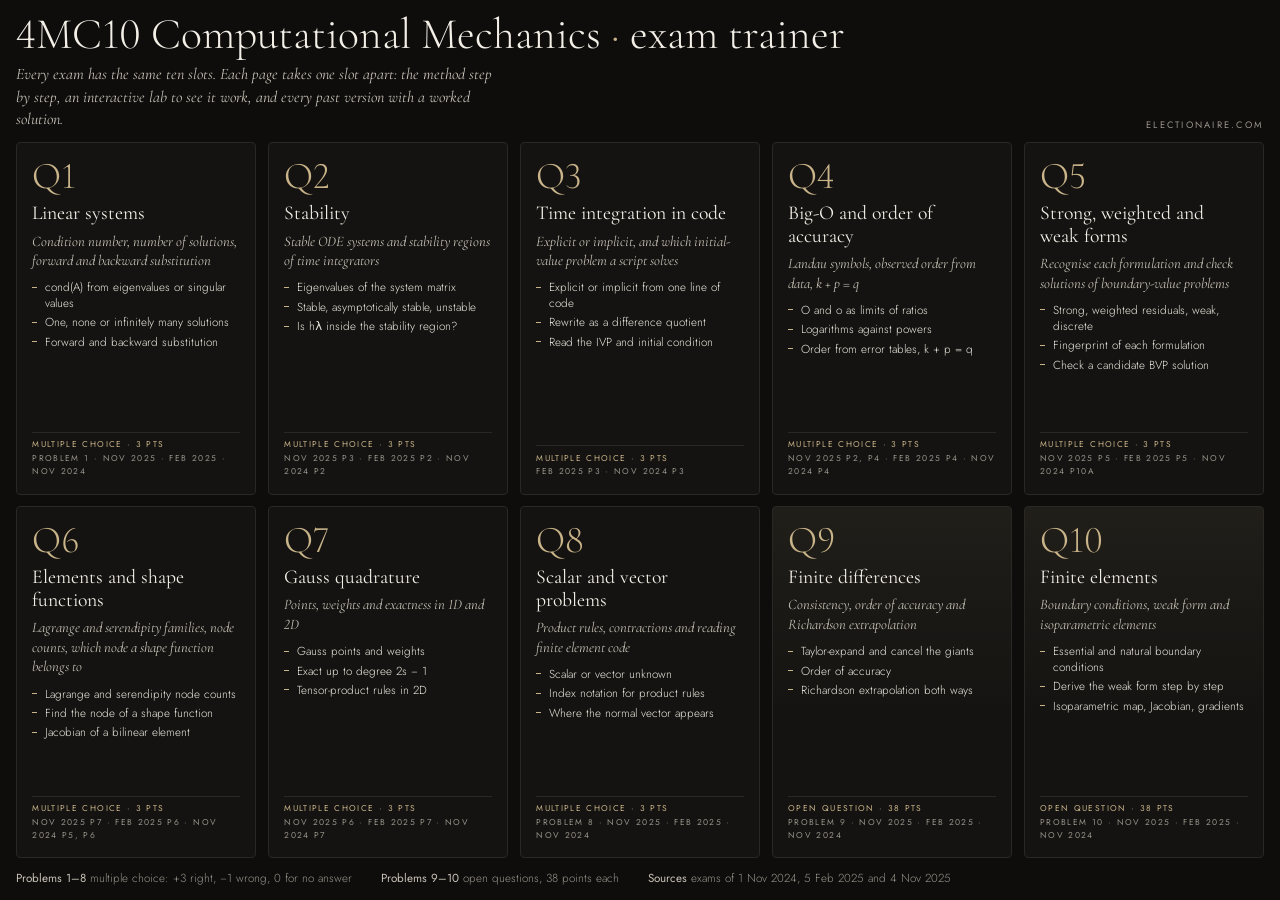
<file: mecheng/index.html>
<!doctype html>
<html lang="en">
<head>
<meta charset="utf-8">
<meta name="viewport" content="width=device-width, initial-scale=1, viewport-fit=cover">
<title>4MC10 Computational Mechanics · Exam trainer</title>
<meta name="description" content="Interactive explainers for every question of the TU/e 4MC10 Computational Mechanics exam: method, lab and worked past-exam solutions.">
<meta name="theme-color" content="#0E0D0C">
<link rel="icon" href="favicon.svg" type="image/svg+xml">
<link rel="preconnect" href="https://fonts.googleapis.com">
<link rel="preconnect" href="https://fonts.gstatic.com" crossorigin>
<link rel="stylesheet" href="https://fonts.googleapis.com/css2?family=Cormorant+Garamond:ital,wght@0,300;0,400;0,500;1,300;1,400&family=Jost:wght@300;400;500&family=JetBrains+Mono:wght@400;500&display=swap">
<link rel="stylesheet" href="assets/lab.css">
<script defer src="assets/lab.js"></script>
<style>
.menu-top { display: flex; flex-wrap: wrap; align-items: flex-end; justify-content: space-between; gap: .6rem 2rem; }
.menu-top h1 { margin: 0; font: 300 clamp(2rem, 3.6vw, 3rem)/1.05 var(--serif); color: var(--strong); }
.menu-top h1 span { color: var(--ink); }
.menu-top p { margin-top: .35rem; font: italic 400 1.1rem/1.4 var(--serif); color: var(--soft); max-width: 70ch; }
.home { font: 400 .64rem var(--sans); letter-spacing: .24em; text-transform: uppercase; white-space: nowrap; }
.qgrid { display: grid; gap: .8rem; grid-template-columns: repeat(auto-fill, minmax(15rem, 1fr)); }
.qcard {
  display: flex; flex-direction: column; gap: .45rem; padding: 1rem 1.05rem; min-width: 0;
  background: var(--card); border: 1px solid var(--line); border-radius: 4px; color: var(--fg);
  transition: border-color .25s, background .25s, transform .35s cubic-bezier(.2,.7,.2,1);
}
.qcard:hover, .qcard:focus-visible { border-color: var(--ink); background: #181714; color: var(--fg); transform: translateY(-2px); }
.qcard .n { font: 300 2.6rem/1 var(--serif); color: var(--ink); }
.qcard h2 { margin: 0; font: 400 1.35rem/1.15 var(--serif); color: var(--strong); }
.qcard p { font: italic 400 1rem/1.35 var(--serif); color: var(--soft); }
.qcard .sk { list-style: none; margin: .2rem 0 0; padding: 0; display: flex; flex-direction: column; gap: .25rem; font-size: .8rem; color: var(--fg); }
.qcard .sk li { padding-left: .9rem; position: relative; line-height: 1.35; }
.qcard .sk li::before { content: ''; position: absolute; left: 0; top: .55em; width: .35rem; height: 1px; background: var(--ink); }
.qcard .meta { margin-top: auto; padding-top: .4rem; border-top: 1px solid var(--line); font: 400 .58rem/1.6 var(--sans); letter-spacing: .16em; text-transform: uppercase; color: var(--muted); }
.qcard .kind { color: var(--ink); }
.qcard.open { background: linear-gradient(180deg, rgba(201,180,138,.07), transparent 60%), var(--card); }
.legend { display: flex; flex-wrap: wrap; gap: .4rem 2rem; font-size: .8rem; color: var(--muted); }
.legend b { color: var(--soft); font-weight: 400; }
@media (min-width: 1100px) and (min-height: 640px) {
  .page { grid-template-rows: auto minmax(0, 1fr) auto; }
  .qgrid { grid-template-columns: repeat(5, minmax(0, 1fr)); grid-template-rows: repeat(2, minmax(0, 1fr)); min-height: 0; }
  .qcard { overflow: hidden; }
}
</style>
</head>
<body>
<div class="page">
  <header class="menu-top">
    <div>
      <h1>4MC10 Computational Mechanics <span>·</span> exam trainer</h1>
      <p>Every exam has the same ten slots. Each page takes one slot apart: the method step by step, an interactive lab to see it work, and every past version with a worked solution.</p>
    </div>
    <a class="home" href="https://electionaire.com">electionaire.com</a>
  </header>
  <main class="qgrid" id="grid" aria-label="Questions"></main>
  <footer class="legend">
    <span><b>Problems 1–8</b> multiple choice: +3 right, −1 wrong, 0 for no answer</span>
    <span><b>Problems 9–10</b> open questions, 38 points each</span>
    <span><b>Sources</b> exams of 1 Nov 2024, 5 Feb 2025 and 4 Nov 2025</span>
  </footer>
</div>
<script>
document.addEventListener('DOMContentLoaded', () => {
  document.getElementById('grid').innerHTML = Lab.QS.map((q, i) => `
    <a class="qcard${i >= 8 ? ' open' : ''}" href="q${i + 1}/">
      <span class="n">Q${i + 1}</span>
      <h2>${q.title}</h2>
      <p>${q.sub}</p>
      <ul class="sk">${q.skills.map(x => `<li>${x}</li>`).join('')}</ul>
      <span class="meta"><span class="kind">${q.kind}</span><br>${q.covers}</span>
    </a>`).join('');
});
</script>
</body>
</html>
</file>
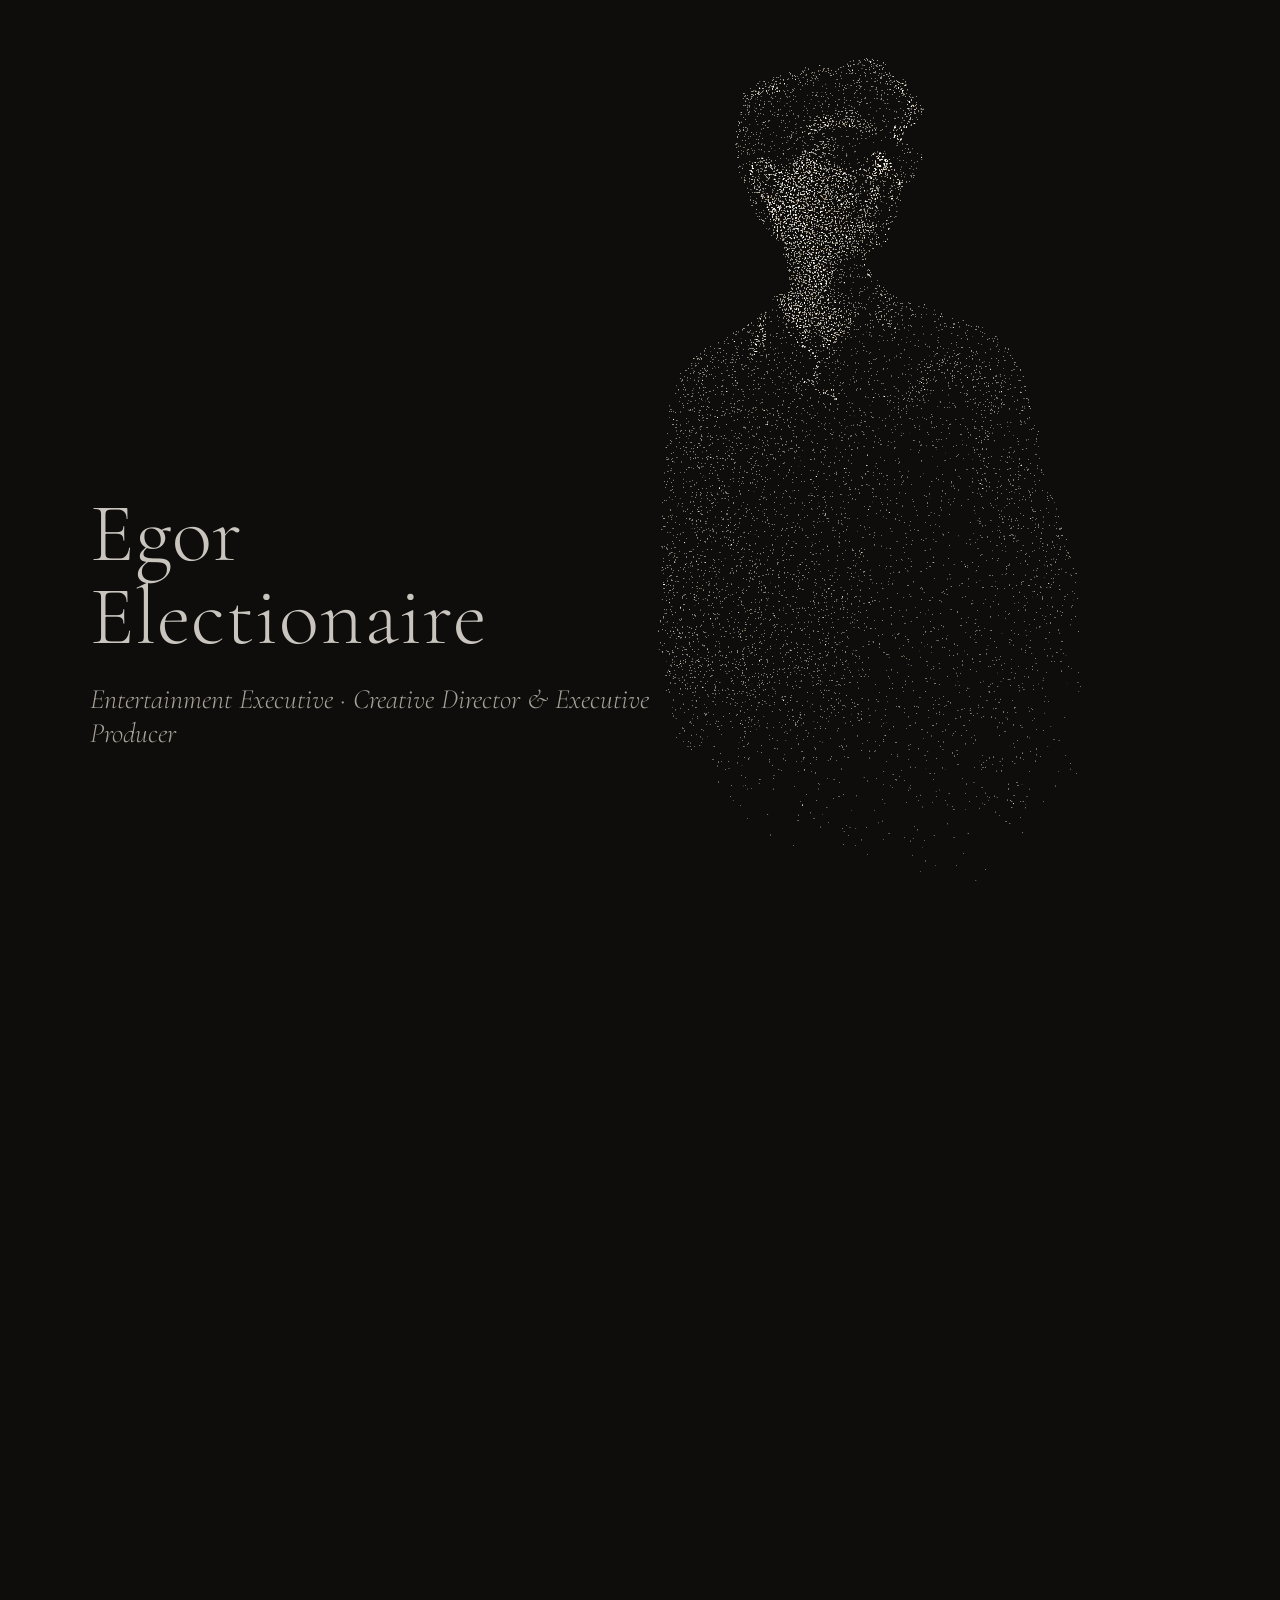
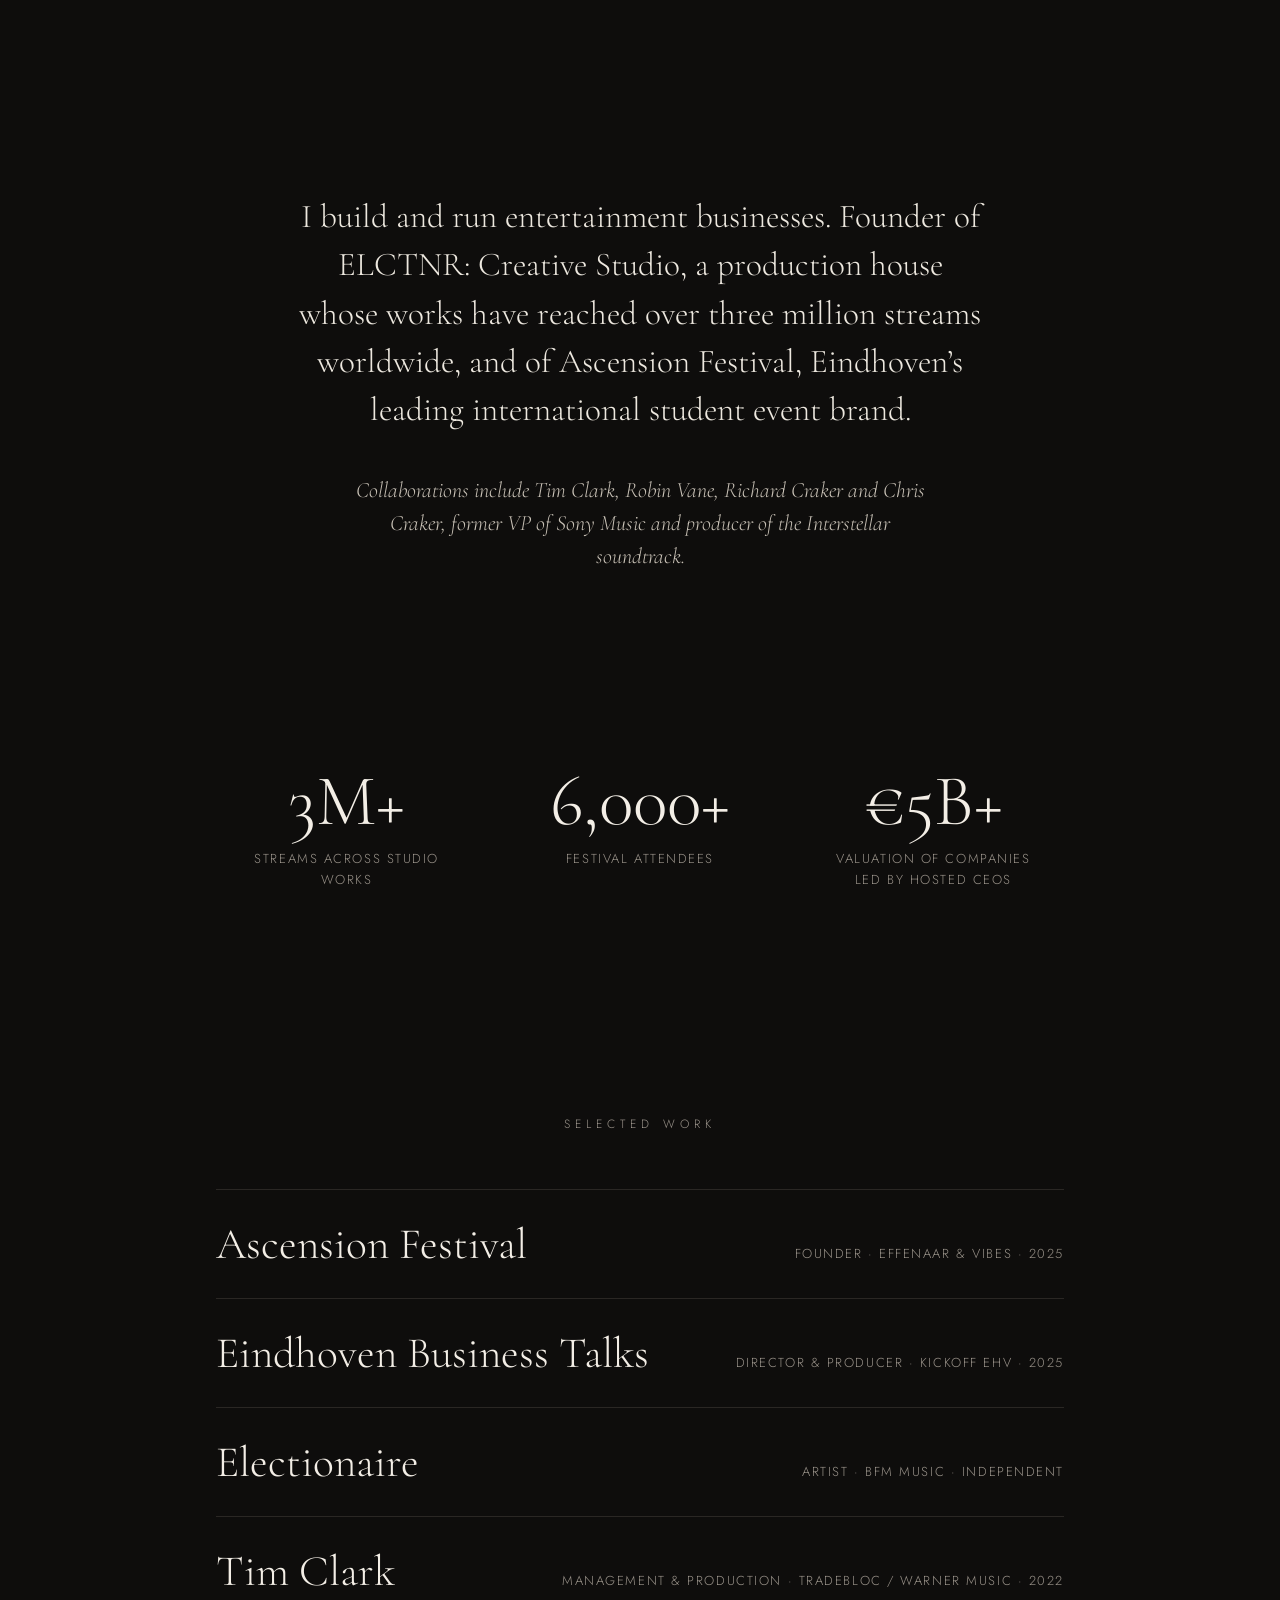
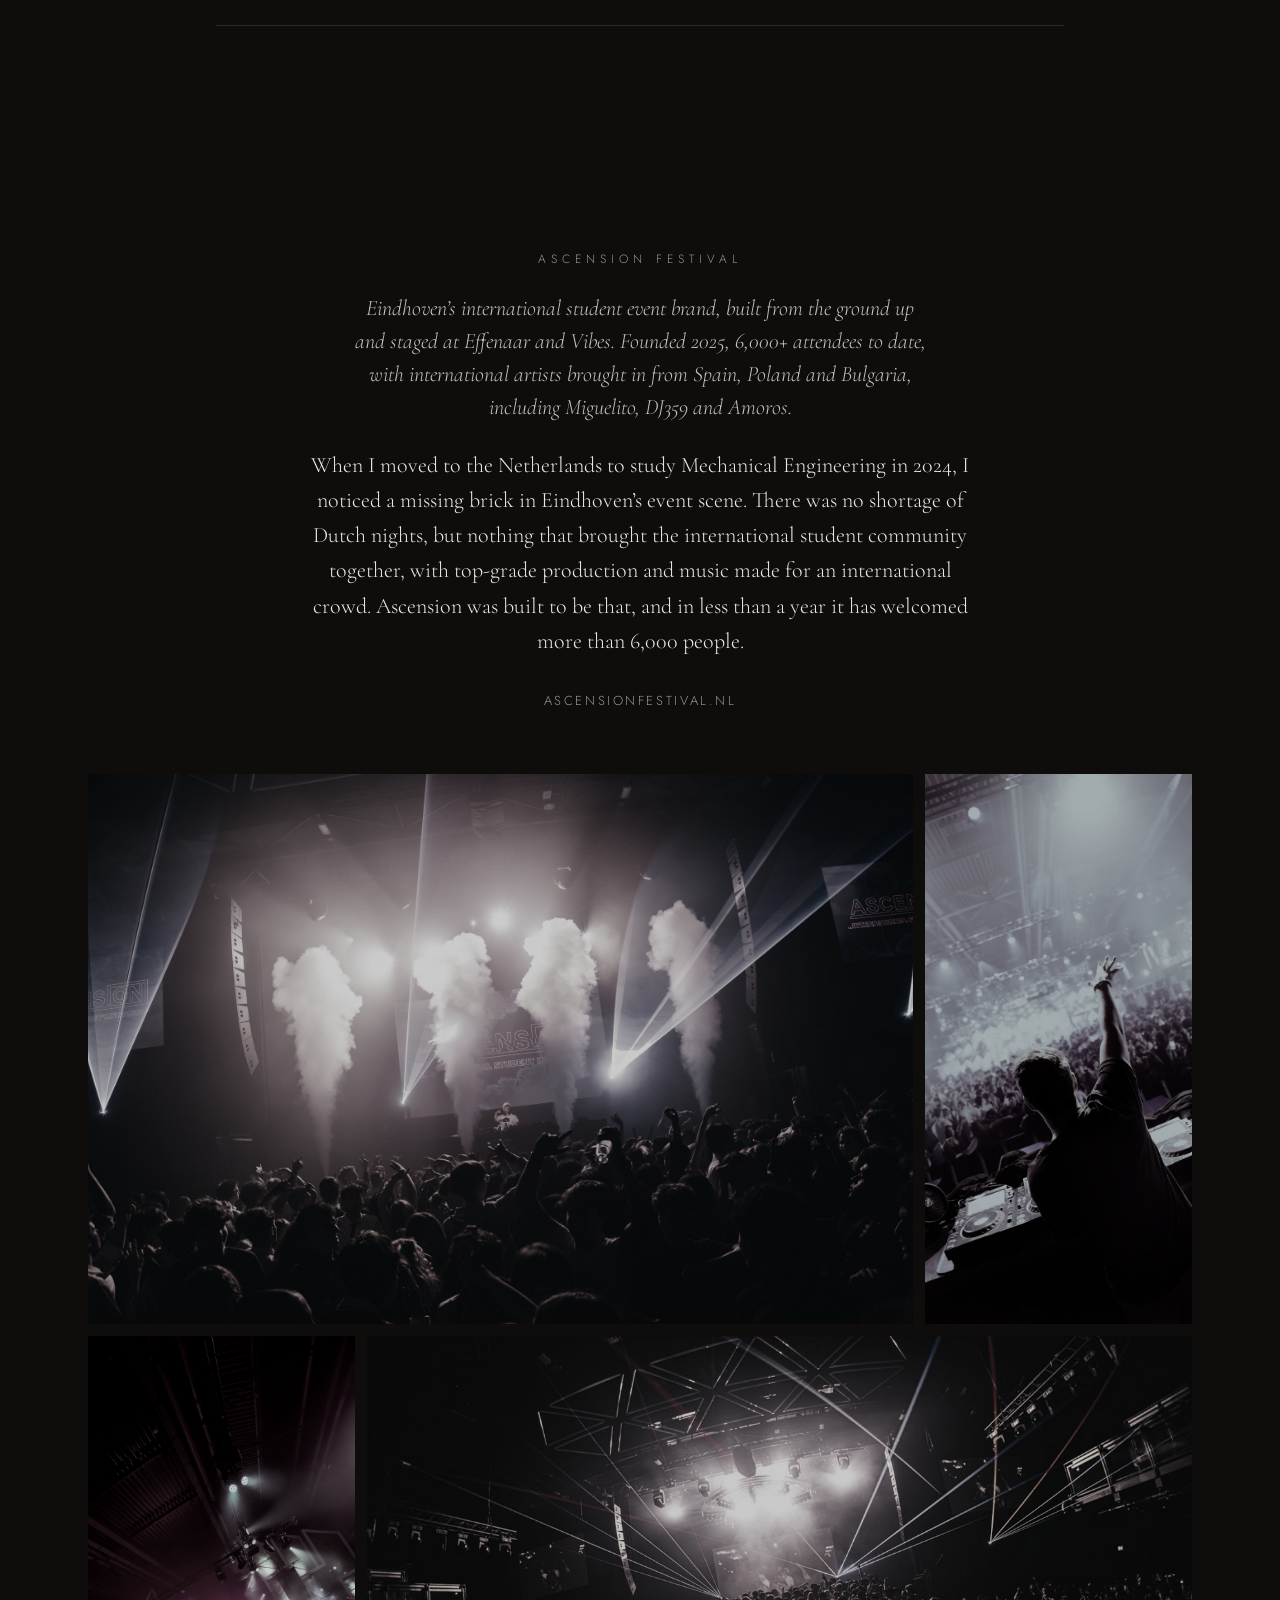
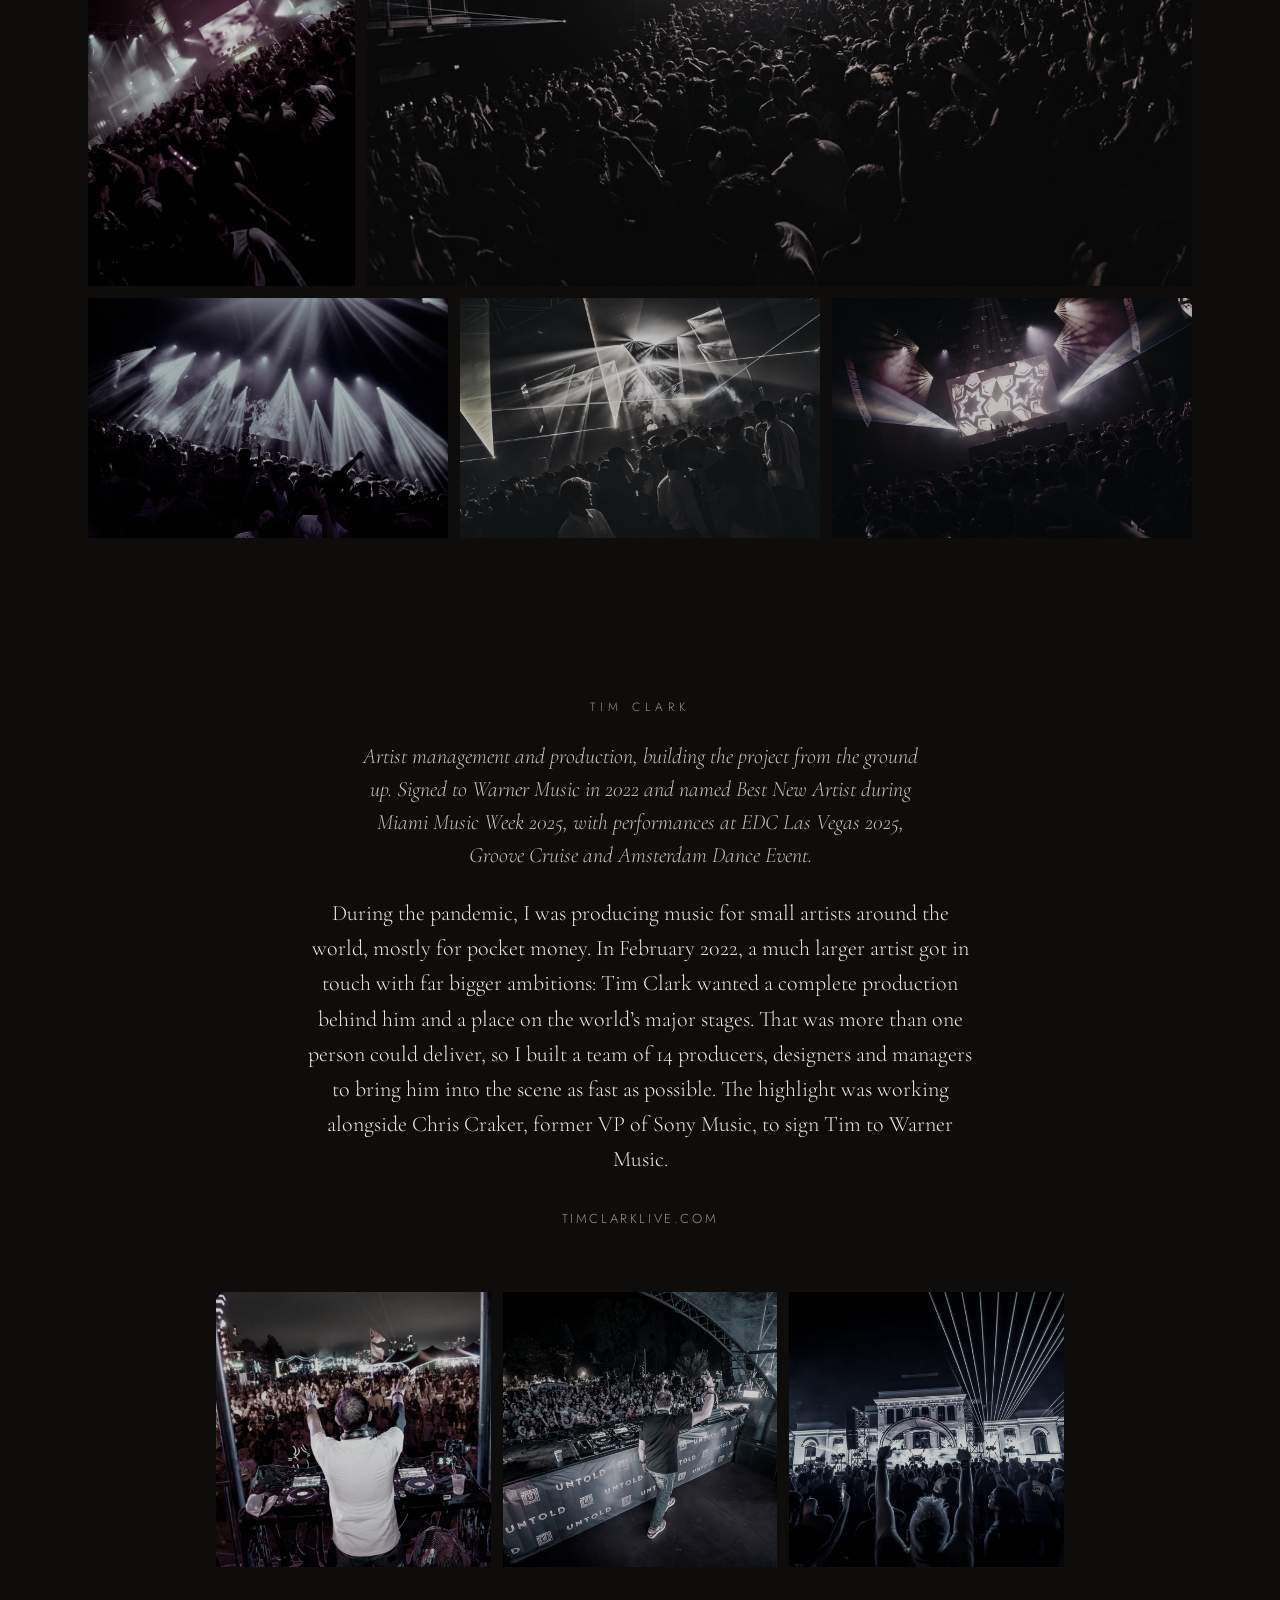
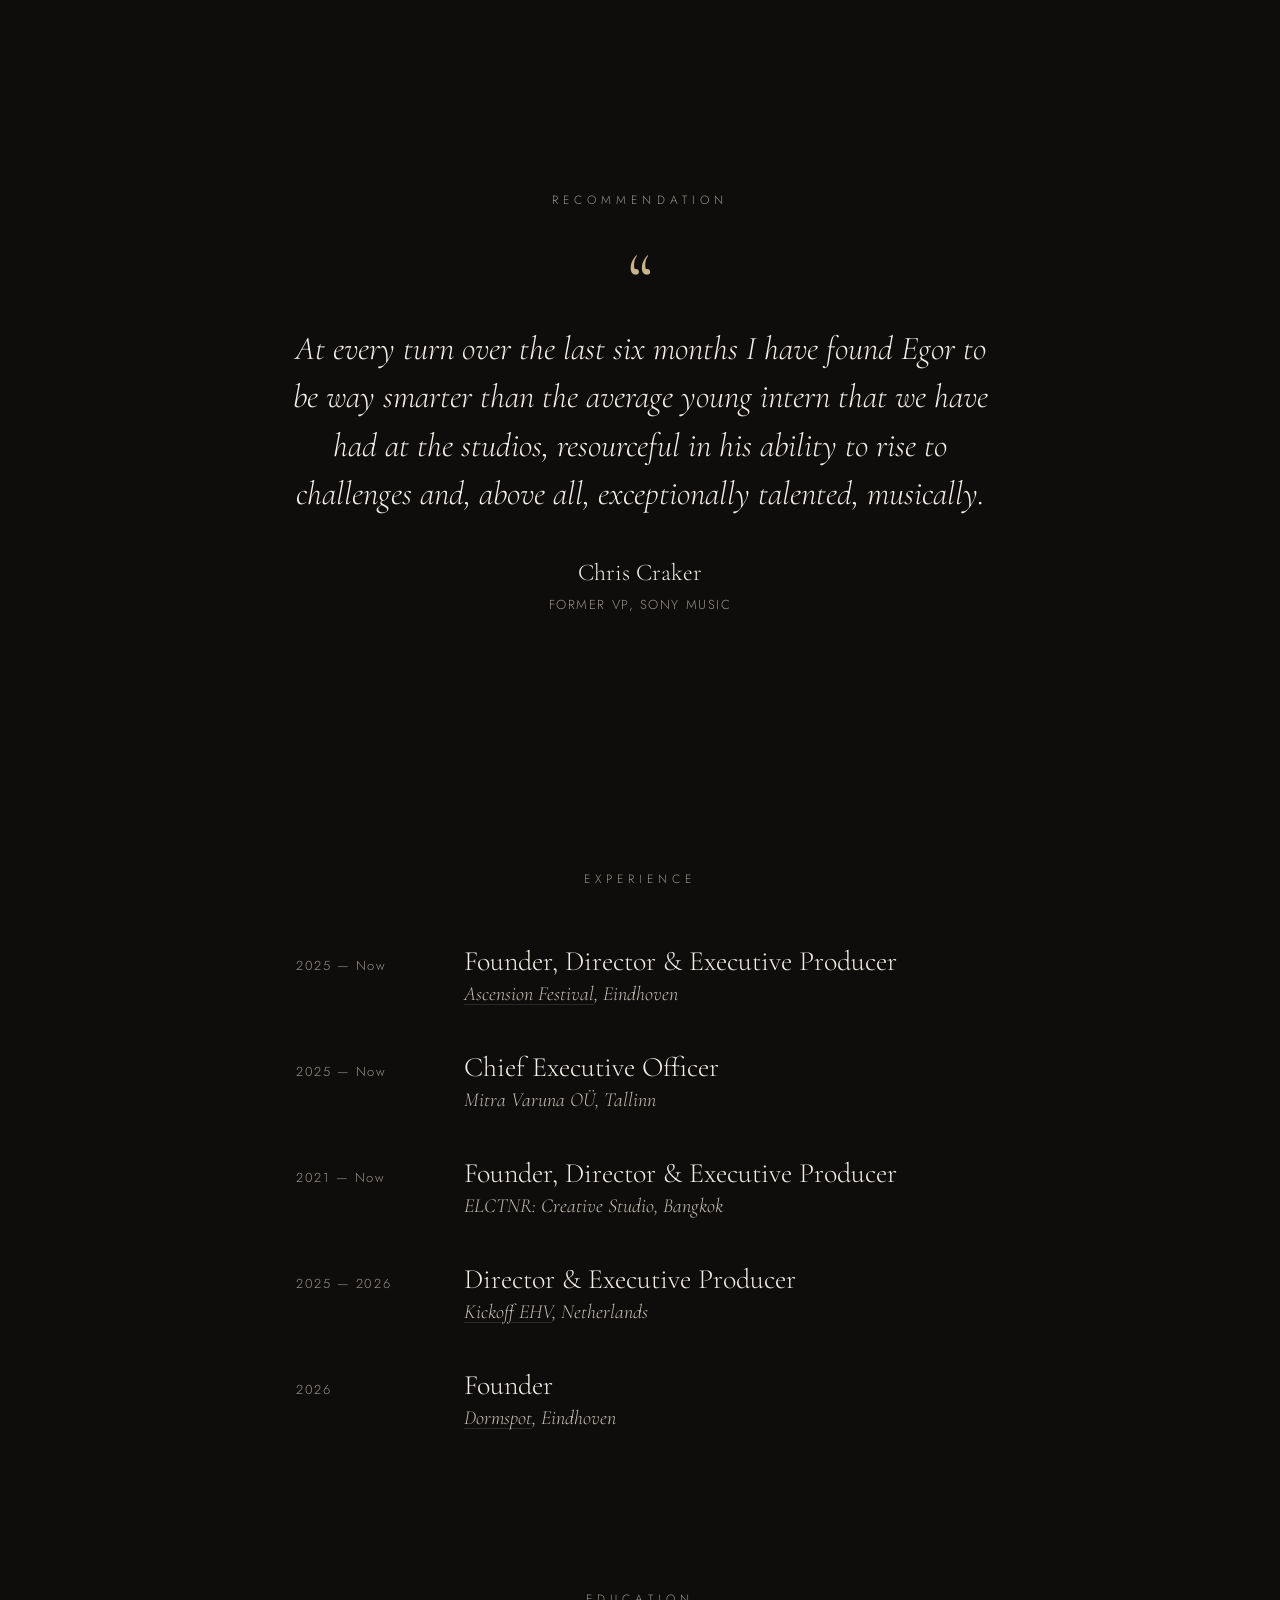
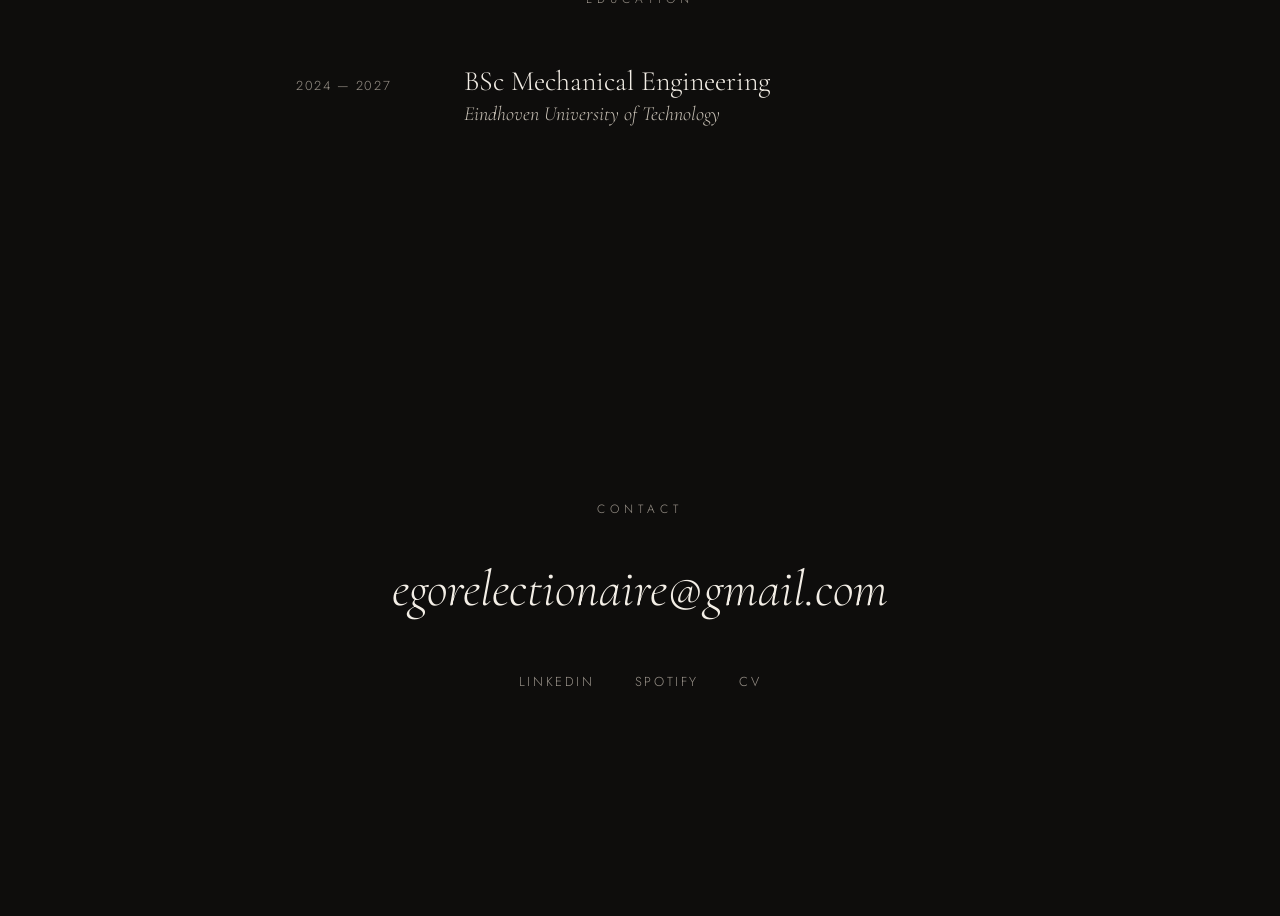
<file: public_html/index.html>
<!DOCTYPE html>
<html lang="en" class="no-js">
<head>
  <meta charset="utf-8">
  <meta name="viewport" content="width=device-width, initial-scale=1">
  <title>Egor Electionaire — Entertainment Executive, Creative Director &amp; Executive Producer</title>
  <meta name="description" content="Egor Electionaire — Creative Director &amp; Executive Producer. Founder of ELCTNR: Creative Studio and Ascension Festival.">
  <meta name="theme-color" content="#0E0D0C">
  <meta property="og:title" content="Egor Electionaire">
  <meta property="og:description" content="Entertainment Executive · Creative Director &amp; Executive Producer">
  <meta property="og:type" content="website">
  <link rel="icon" href="favicon.svg" type="image/svg+xml">
  <link rel="preconnect" href="https://fonts.googleapis.com">
  <link rel="preconnect" href="https://fonts.gstatic.com" crossorigin>
  <link rel="stylesheet" href="https://fonts.googleapis.com/css2?family=Cormorant+Garamond:ital,wght@0,300;0,400;1,300&family=Jost:wght@300;400&display=swap">
  <link rel="stylesheet" href="css/style.css">
  <script>document.documentElement.classList.replace('no-js','js')</script>
  <script src="js/main.js" defer></script>
  <script src="js/particles.js" defer></script>
</head>
<body>
<main>

  <section class="hero">
    <div class="hero-stage">
      <canvas class="hero-canvas" data-map="images/hero-particles.png" aria-hidden="true"></canvas>
      <div class="hero-figure" aria-hidden="true"></div>
      <div class="hero-text">
        <h1>Egor Electionaire</h1>
        <p class="subtitle">Entertainment Executive · Creative Director &amp; Executive Producer</p>
      </div>
    </div>
  </section>

  <section class="about">
    <p class="label reveal">About</p>
    <p class="statement reveal">I build and run entertainment businesses. Founder of ELCTNR: Creative Studio, a production house whose works have reached over three million streams worldwide, and of Ascension Festival, Eindhoven&rsquo;s leading international student event brand.</p>
    <p class="note reveal">Collaborations include Tim Clark, Robin Vane, Richard Craker and Chris Craker, former VP of Sony Music and producer of the <em>Interstellar</em> soundtrack.</p>
  </section>

  <section class="figures">
    <ul>
      <li class="reveal"><span class="figure">3M+</span><span class="meta">Streams across studio works</span></li>
      <li class="reveal"><span class="figure">6,000+</span><span class="meta">Festival attendees</span></li>
      <li class="reveal"><span class="figure">&euro;5B+</span><span class="meta">Valuation of companies led by hosted CEOs</span></li>
    </ul>
  </section>

  <section class="work">
    <p class="label reveal">Selected Work</p>
    <ul class="projects">
      <li class="reveal"><a class="project-title" href="https://ascensionfestival.nl" target="_blank" rel="noopener">Ascension Festival</a><span class="meta">Founder · Effenaar &amp; Vibes · 2025</span></li>
      <li class="reveal"><a class="project-title" href="https://kickoffventures.nl" target="_blank" rel="noopener">Eindhoven Business Talks</a><span class="meta">Director &amp; Producer · Kickoff EHV · 2025</span></li>
      <li class="reveal"><a class="project-title" href="https://open.spotify.com/artist/7lxdiSmYTQxVTpRnar181m" target="_blank" rel="noopener">Electionaire</a><span class="meta">Artist · BFM Music · Independent</span></li>
      <li class="reveal"><a class="project-title" href="https://timclarklive.com" target="_blank" rel="noopener">Tim Clark</a><span class="meta">Management &amp; Production · Tradebloc / Warner Music · 2022</span></li>
    </ul>
  </section>

  <section class="festival">
    <div class="festival-head reveal">
      <p class="label">Ascension Festival</p>
      <p class="note">Eindhoven&rsquo;s international student event brand, built from the ground up and staged at Effenaar and Vibes. Founded 2025, 6,000+ attendees to date, with international artists brought in from Spain, Poland and Bulgaria, including Miguelito, DJ359 and Amoros.</p>
      <p class="story">When I moved to the Netherlands to study Mechanical Engineering in 2024, I noticed a missing brick in Eindhoven&rsquo;s event scene. There was no shortage of Dutch nights, but nothing that brought the international student community together, with top-grade production and music made for an international crowd. Ascension was built to be that, and in less than a year it has welcomed more than 6,000 people.</p>
      <a class="site-link" href="https://ascensionfestival.nl" target="_blank" rel="noopener">ascensionfestival.nl</a>
    </div>
    <div class="gallery">
      <figure class="g-lead reveal"><img src="images/ascension-stage.jpg" width="2000" height="1333" alt="Ascension Festival main stage with CO2 jets and lasers over a packed crowd" loading="lazy" decoding="async"></figure>
      <figure class="g-tall reveal"><img src="images/ascension-dj.jpg" width="933" height="1400" alt="DJ with arm raised facing the Ascension crowd from behind the decks" loading="lazy" decoding="async"></figure>
      <figure class="g-tall reveal"><img src="images/ascension-hall.jpg" width="933" height="1400" alt="Packed Ascension hall under pink and green stage lighting, glow sticks raised" loading="lazy" decoding="async"></figure>
      <figure class="g-wide reveal"><img src="images/ascension-lasers.jpg" width="1200" height="800" alt="Laser show fanning across the crowd at Ascension" loading="lazy" decoding="async"></figure>
      <figure class="reveal"><img src="images/ascension-beams.jpg" width="1200" height="800" alt="Blue light beams above the dance floor" loading="lazy" decoding="async"></figure>
      <figure class="reveal"><img src="images/ascension-crowd.jpg" width="1200" height="800" alt="Two DJs on stage framed by white laser planes" loading="lazy" decoding="async"></figure>
      <figure class="reveal"><img src="images/ascension-visuals.jpg" width="1200" height="800" alt="DJs performing in front of kaleidoscope stage visuals" loading="lazy" decoding="async"></figure>
    </div>
  </section>

  <section class="festival duo">
    <div class="festival-head reveal">
      <p class="label">Tim Clark</p>
      <p class="note">Artist management and production, building the project from the ground up. Signed to Warner Music in 2022 and named Best New Artist during Miami Music Week 2025, with performances at EDC Las Vegas 2025, Groove Cruise and Amsterdam Dance Event.</p>
      <p class="story">During the pandemic, I was producing music for small artists around the world, mostly for pocket money. In February 2022, a much larger artist got in touch with far bigger ambitions: Tim Clark wanted a complete production behind him and a place on the world&rsquo;s major stages. That was more than one person could deliver, so I built a team of 14 producers, designers and managers to bring him into the scene as fast as possible. The highlight was working alongside Chris Craker, former VP of Sony Music, to sign Tim to Warner Music.</p>
      <a class="site-link" href="https://timclarklive.com" target="_blank" rel="noopener">timclarklive.com</a>
    </div>
    <div class="gallery gallery-duo">
      <figure class="reveal"><img src="images/timclark-decks.jpg" width="820" height="820" alt="Tim Clark behind the decks with both arms raised to a festival crowd at night" loading="lazy" decoding="async"></figure>
      <figure class="reveal"><img src="images/timclark-untold-stage.jpg" width="512" height="512" alt="Tim Clark on stage at UNTOLD festival, arm raised to the crowd" loading="lazy" decoding="async"></figure>
      <figure class="reveal"><img src="images/timclark-untold-crowd.jpg" width="512" height="512" alt="Crowd under blue lasers in front of the UNTOLD stage" loading="lazy" decoding="async"></figure>
    </div>
  </section>

  <section class="endorsement">
    <p class="label reveal">Recommendation</p>
    <figure class="reveal">
      <blockquote>
        <p>At every turn over the last six months I have found Egor to be way smarter than the average young intern that we have had at the studios, resourceful in his ability to rise to challenges and, above all, exceptionally talented, musically.</p>
      </blockquote>
      <figcaption><span class="quote-name">Chris Craker</span><span class="meta">Former VP, Sony Music</span></figcaption>
    </figure>
  </section>

  <section class="experience">
    <p class="label reveal">Experience</p>
    <ul class="roles">
      <li class="reveal"><span class="dates">2025 — Now</span><div><span class="role-title">Founder, Director &amp; Executive Producer</span><span class="company"><a href="https://ascensionfestival.nl" target="_blank" rel="noopener">Ascension Festival</a>, Eindhoven</span></div></li>
      <li class="reveal"><span class="dates">2025 — Now</span><div><span class="role-title">Chief Executive Officer</span><span class="company">Mitra Varuna OÜ, Tallinn</span></div></li>
      <li class="reveal"><span class="dates">2021 — Now</span><div><span class="role-title">Founder, Director &amp; Executive Producer</span><span class="company">ELCTNR: Creative Studio, Bangkok</span></div></li>
      <li class="reveal"><span class="dates">2025 — 2026</span><div><span class="role-title">Director &amp; Executive Producer</span><span class="company"><a href="https://kickoffventures.nl" target="_blank" rel="noopener">Kickoff EHV</a>, Netherlands</span></div></li>
      <li class="reveal"><span class="dates">2026</span><div><span class="role-title">Founder</span><span class="company"><a href="https://dormspot.nl" target="_blank" rel="noopener">Dormspot</a>, Eindhoven</span></div></li>
    </ul>
  </section>

  <section class="experience education">
    <p class="label reveal">Education</p>
    <ul class="roles">
      <li class="reveal"><span class="dates">2024 — 2027</span><div><span class="role-title">BSc Mechanical Engineering</span><span class="company">Eindhoven University of Technology</span></div></li>
    </ul>
  </section>

  <section class="contact">
    <p class="label reveal">Contact</p>
    <a class="email reveal" href="mailto:egorelectionaire@gmail.com">egorelectionaire@gmail.com</a>
    <nav class="links reveal">
      <a href="https://www.linkedin.com/in/egor-kubyshev" target="_blank" rel="noopener">LinkedIn</a>
      <a href="https://open.spotify.com/artist/7lxdiSmYTQxVTpRnar181m" target="_blank" rel="noopener">Spotify</a>
      <a href="cv.pdf" target="_blank" rel="noopener">CV</a>
    </nav>
  </section>

</main>
</body>
</html>
</file>
<file: mecheng/assets/lab.css>
/* 4MC10 exam trainer: shared theme (matches electionaire.com) and dashboard layout.
   On screens of at least 1100 x 640 every page fits one viewport; smaller screens scroll. */
:root {
  --paper: #0E0D0C;
  --card: #141311;
  --card2: #1A1916;
  --fg: #EDE8DF;
  --strong: #F3EEE6;
  --soft: #C8C1B6;
  --muted: #9A938A;
  --line: #2A2724;
  --ink: #C9B48A;
  --ink-soft: rgba(201, 180, 138, 0.12);
  --boom: #E0806F;
  --boom-soft: rgba(224, 128, 111, 0.13);
  --live: #9CC59A;
  --live-soft: rgba(156, 197, 154, 0.13);
  --blue: #8FB0D6;
  --blue-soft: rgba(143, 176, 214, 0.14);
  --fade: #8A847C;
  --fade-soft: rgba(138, 132, 124, 0.16);
  --serif: "Cormorant Garamond", Georgia, serif;
  --sans: "Jost", system-ui, sans-serif;
  --mono: "JetBrains Mono", ui-monospace, "SFMono-Regular", Menlo, monospace;
  color-scheme: dark;
}
* { box-sizing: border-box; font-feature-settings: "lnum" 1 !important; }
[hidden] { display: none !important; }
html { font-size: 15px; }
body {
  margin: 0; background: var(--paper); color: var(--fg);
  font: 300 1rem/1.5 var(--sans);
  -webkit-font-smoothing: antialiased; font-variant-numeric: lining-nums;
}
a { color: var(--muted); text-decoration: none; transition: color .2s; }
a:hover, a:focus-visible { color: var(--ink); }
p { margin: 0; }
b, strong { font-weight: 500; color: var(--strong); }
code { font: 400 .8em var(--mono); color: var(--ink); }

.page {
  max-width: 1680px; margin: 0 auto;
  padding: 1rem max(16px, env(safe-area-inset-right, 0px)) 2.5rem max(16px, env(safe-area-inset-left, 0px));
  display: grid; gap: .8rem; grid-template-columns: minmax(0, 1fr);
}

/* header */
.top { display: flex; flex-wrap: wrap; align-items: center; gap: .4rem 1.1rem; }
.qid { font: 300 2.7rem/1 var(--serif); color: var(--ink); }
.ttl { flex: 1 1 18rem; min-width: 0; }
.ttl h1 { margin: 0; font: 300 1.7rem/1.1 var(--serif); color: var(--strong); }
.ttl p { margin-top: .1rem; font: italic 400 1.02rem/1.3 var(--serif); color: var(--soft); }
.top .right { display: flex; flex-direction: column; align-items: flex-end; gap: .3rem; }
.covers { font: 400 .6rem var(--sans); letter-spacing: .18em; text-transform: uppercase; color: var(--muted); text-align: right; }
.qnav { display: flex; gap: .3rem 1rem; flex-wrap: wrap; justify-content: flex-end; font: 400 .64rem var(--sans); letter-spacing: .2em; text-transform: uppercase; }
.views { display: flex; gap: .35rem; flex-wrap: wrap; }
.views button[aria-selected="true"], .seg button[aria-pressed="true"], .ex-tabs button[aria-selected="true"] {
  background: var(--ink); border-color: var(--ink); color: var(--paper);
}

/* views and columns */
.stage { min-width: 0; display: grid; }
.view { display: grid; gap: .8rem; grid-template-columns: minmax(0, 1fr); min-width: 0; }
.col { display: flex; flex-direction: column; gap: .8rem; min-width: 0; min-height: 0; }

.card {
  background: var(--card); border: 1px solid var(--line); border-radius: 4px;
  padding: .85rem .95rem; min-width: 0; min-height: 0;
  display: flex; flex-direction: column; gap: .5rem;
  scrollbar-width: thin; scrollbar-color: var(--line) transparent;
}
.card h2 { margin: 0; font: 400 .64rem var(--sans); text-transform: uppercase; letter-spacing: .3em; color: var(--muted); }
.card-h { display: flex; align-items: center; justify-content: space-between; gap: .5rem; flex-wrap: wrap; }
.card h3 { margin: 0; font: 400 1.25rem/1.2 var(--serif); color: var(--strong); }
.kid { font: italic 400 1.04rem/1.35 var(--serif); color: var(--soft); }
.note { font-size: .78rem; color: var(--muted); line-height: 1.45; }
.spot { border-color: rgba(201, 180, 138, 0.55); box-shadow: 0 0 0 1px rgba(201, 180, 138, 0.25); }

/* method steps */
ol.steps { list-style: none; counter-reset: s; margin: 0; padding: 0; display: flex; flex-direction: column; gap: .5rem; }
ol.steps > li { counter-increment: s; display: grid; grid-template-columns: 1.3rem minmax(0, 1fr); column-gap: .45rem; font-size: .86rem; line-height: 1.45; }
ol.steps > li::before { content: counter(s); font: 400 1.15rem/1.15 var(--serif); color: var(--ink); }
ol.steps > li > * { grid-column: 2; }
ol.steps > li.on { background: var(--ink-soft); border-radius: 3px; }
.key { border-left: 2px solid var(--ink); padding: .4rem .7rem; background: var(--ink-soft); font-size: .84rem; line-height: 1.45; border-radius: 0 3px 3px 0; }
.key + .key { margin-top: .1rem; }
.trap { border-left: 2px solid var(--boom); padding: .4rem .7rem; background: var(--boom-soft); font-size: .84rem; line-height: 1.45; border-radius: 0 3px 3px 0; }

/* controls */
button {
  font: 400 .66rem var(--sans); letter-spacing: .12em; text-transform: uppercase;
  color: var(--soft); background: transparent;
  border: 1px solid var(--line); border-radius: 999px; padding: .36rem .75rem; cursor: pointer;
  transition: color .2s, border-color .2s, background .2s;
}
button:hover { border-color: var(--ink); color: var(--ink); }
button:focus-visible, input:focus-visible, select:focus-visible { outline: 1px solid var(--ink); outline-offset: 2px; }
button.solid { background: var(--ink); border-color: var(--ink); color: var(--paper); }
button.solid:hover { background: #d8c59c; color: var(--paper); }
button:disabled { opacity: .35; cursor: default; border-color: var(--line); color: var(--soft); background: transparent; }
.seg { display: flex; flex-wrap: wrap; gap: .3rem; }
.seg button { padding: .3rem .65rem; letter-spacing: .08em; }
.row { display: flex; flex-wrap: wrap; gap: .35rem .5rem; align-items: center; }
.row > .lbl { font: 400 .6rem var(--sans); letter-spacing: .22em; text-transform: uppercase; color: var(--muted); margin-right: .15rem; }
.controls { display: grid; gap: .4rem 1rem; grid-template-columns: repeat(auto-fit, minmax(130px, 1fr)); }
.ctl label { display: flex; justify-content: space-between; align-items: baseline; gap: .4rem; font: 500 .92rem var(--serif); color: var(--strong); }
.ctl label span { flex: 1; font: 300 .72rem var(--sans); color: var(--muted); }
.ctl label output { font: 400 .76rem var(--mono); color: var(--ink); font-variant-numeric: tabular-nums; }
input[type=range] { width: 100%; accent-color: var(--ink); margin: .15rem 0 0; }
input[type=number], input[type=text], select {
  font: 400 .78rem var(--mono); color: var(--fg); background: var(--card2);
  border: 1px solid var(--line); border-radius: 3px; padding: .25rem .4rem; min-width: 0;
}
select { font-family: var(--sans); }

/* readouts */
.facts { display: grid; grid-template-columns: auto minmax(0, 1fr); gap: .2rem .9rem; font-size: .82rem; margin: 0; align-items: baseline; }
.facts dt { color: var(--muted); }
.facts dd { margin: 0; color: var(--fg); min-width: 0; }
.chip { display: inline-block; font: 500 .6rem var(--sans); letter-spacing: .1em; text-transform: uppercase; padding: .16rem .5rem; border-radius: 999px; white-space: nowrap; }
.chip.boom { color: var(--boom); background: var(--boom-soft); }
.chip.live { color: var(--live); background: var(--live-soft); }
.chip.fade { color: var(--fade); background: var(--fade-soft); }
.chip.ink { color: var(--ink); background: var(--ink-soft); }
.chip.blue { color: var(--blue); background: var(--blue-soft); }
.chip.zero { color: var(--fade); background: transparent; border: 1px dashed var(--fade); }
.verdict { font: italic 400 1.5rem/1.1 var(--serif); }
.ok { color: var(--live); } .bad { color: var(--boom); } .meh { color: var(--fade); } .gold { color: var(--ink); } .blu { color: var(--blue); }

/* tables */
table.t { border-collapse: collapse; width: 100%; font-variant-numeric: tabular-nums; }
.t th { text-align: left; font: 400 .58rem/1.3 var(--sans); text-transform: uppercase; letter-spacing: .14em; color: var(--muted); padding: .3rem .4rem; border-bottom: 1px solid var(--line); vertical-align: bottom; }
.t td { padding: .32rem .4rem; border-bottom: 1px solid var(--line); vertical-align: middle; font-size: .82rem; }
.t td.m, .mono { font-family: var(--mono); font-size: .76rem; }
.t tr.hl td { background: var(--ink-soft); }
pre.code {
  font: 400 .74rem/1.55 var(--mono); background: #0b0a09; border: 1px solid var(--line); border-radius: 4px;
  padding: .45rem .65rem; margin: 0; overflow-x: auto; color: var(--soft); white-space: pre;
}
pre.code .hl { background: var(--ink-soft); color: var(--strong); display: inline-block; min-width: 100%; }
pre.code .cm { color: var(--muted); }

/* math */
.katex { font-size: 1.04em; }
.katex-display { margin: .3rem 0; overflow-x: auto; overflow-y: hidden; padding: .1rem 0; }
.eq { overflow-x: auto; overflow-y: hidden; }
.eq.big .katex { font-size: 1.3em; }
.eqbox { border: 1px solid var(--line); border-radius: 4px; padding: .3rem .7rem; background: var(--card2); }

/* drawings */
.fill { position: relative; height: 260px; min-height: 0; }
.fill canvas, .fill svg { position: absolute; inset: 0; width: 100%; height: 100%; display: block; }
canvas.drag { touch-action: none; }
svg text { font-family: var(--mono); font-size: 11px; fill: var(--muted); }
.split { display: grid; gap: .8rem; grid-template-columns: minmax(0, 1fr); min-height: 0; }

/* past-exam widget */
.ex-tabs { display: flex; flex-wrap: wrap; gap: .3rem; }
.ex-tabs button { padding: .3rem .6rem; letter-spacing: .06em; }
.ex-body { display: flex; flex-direction: column; gap: .55rem; padding-top: .3rem; min-height: 0; }
.ex-meta { font: 400 .6rem var(--sans); letter-spacing: .2em; text-transform: uppercase; color: var(--muted); }
.ex-q { font-size: .86rem; line-height: 1.5; }
.ex-q .katex-display { margin: .2rem 0; }
.opts { display: flex; flex-direction: column; gap: .3rem; }
.opt {
  text-align: left; text-transform: none; letter-spacing: 0; font: 300 .84rem/1.4 var(--sans); color: var(--fg);
  border-radius: 4px; padding: .38rem .55rem; display: grid; grid-template-columns: 1.3rem minmax(0, 1fr); gap: .35rem; align-items: baseline;
}
.opt .l { font: 500 1rem/1 var(--serif); color: var(--ink); }
.opt:hover { color: var(--fg); }
.opt.right { border-color: var(--live); background: var(--live-soft); }
.opt.wrong { border-color: var(--boom); background: var(--boom-soft); }
.ex-verdict { font-size: .8rem; min-height: 1em; }
.ex-verdict.ok { color: var(--live); } .ex-verdict.bad { color: var(--boom); }
.ex-actions { display: flex; flex-wrap: wrap; gap: .35rem; }
.sol { border-top: 1px solid var(--line); padding-top: .45rem; }
.sol ol { margin: 0; padding-left: 1.1rem; display: flex; flex-direction: column; gap: .35rem; font-size: .84rem; line-height: 1.5; }
.sol li::marker { color: var(--ink); font-family: var(--serif); }
.parts { display: grid; gap: .7rem; grid-template-columns: repeat(auto-fit, minmax(17rem, 1fr)); align-items: start; }
.part { border: 1px solid var(--line); border-radius: 4px; padding: .6rem .7rem; display: flex; flex-direction: column; gap: .45rem; background: var(--card2); min-width: 0; }
.part-h { display: flex; justify-content: space-between; align-items: baseline; }
.pid { font: 400 1.2rem/1 var(--serif); color: var(--ink); }
.pts { font: 400 .6rem var(--sans); letter-spacing: .2em; text-transform: uppercase; color: var(--muted); }

/* medium screens: two columns, page scrolls */
@media (min-width: 760px) {
  .view.tri { grid-template-columns: minmax(0, 1fr) minmax(0, 1fr); }
  .view.tri > .c-lab { grid-column: 1 / -1; order: -1; }
  .split.two { grid-template-columns: minmax(0, 1.15fr) minmax(0, 1fr); }
}

/* 16:9 desktop: one screen, no page scroll */
@media (min-width: 1100px) and (min-height: 640px) {
  html { font-size: clamp(12px, 1.62vh, 17px); }
  body { height: 100vh; height: 100svh; overflow: hidden; }
  .page { height: 100vh; height: 100svh; padding-block: .85rem; grid-template-rows: auto minmax(0, 1fr); }
  .stage, .view { min-height: 0; height: 100%; }
  .view { grid-template-rows: minmax(0, 1fr); }
  .view.tri { grid-template-columns: minmax(0, .9fr) minmax(0, 1.45fr) minmax(0, 1.02fr); }
  .view.tri > .c-lab { grid-column: auto; order: 0; }
  .view.duo { grid-template-columns: minmax(0, .9fr) minmax(0, 2.1fr); }
  .card { overflow: auto; }
  .card.grow { flex: 1 1 0; }
  .card.fixed { flex: 0 0 auto; }
  .fill { flex: 1 1 auto; height: auto; min-height: 120px; }
  .split { flex: 1 1 auto; }
}
@media (prefers-reduced-motion: reduce) { * { transition: none !important; } }
</file>
<file: public_html/css/style.css>
:root {
  --ground: #0E0D0C;
  --text: #EDE8DF;
  --text-strong: #F3EEE6;
  --text-soft: #C8C1B6;
  --muted: #9A938A;
  --rule: #2A2724;
  --accent: #C9B48A;
  --serif: 'Cormorant Garamond', Georgia, serif;
  --sans: 'Jost', system-ui, sans-serif;
}

*, *::before, *::after { box-sizing: border-box; }
html, body { margin: 0; }
body {
  background: var(--ground);
  color: var(--text);
  font-family: var(--serif);
  font-weight: 300;
  -webkit-font-smoothing: antialiased;
}
a { color: var(--text); text-decoration: none; transition: color .2s; }
a:hover, a:focus-visible { color: var(--accent); }
ul { list-style: none; margin: 0; padding: 0; }
p, h1 { margin: 0; }

.label {
  font-family: var(--sans);
  font-size: 0.75rem;
  letter-spacing: 0.42em;
  text-transform: uppercase;
  color: var(--muted);
  text-align: center;
}

/* Hero */
.hero {
  min-height: 100vh;
  min-height: 100svh;
  padding: 4rem 1.5rem;
  display: flex; flex-direction: column; align-items: center; justify-content: center;
  text-align: center; gap: 1.75rem;
}
.hero h1 {
  font-weight: 300;
  font-size: clamp(3rem, 8vw, 7rem);
  line-height: 1;
  letter-spacing: 0.01em;
  color: var(--text-strong);
}
.subtitle {
  font-style: italic;
  font-size: clamp(1.25rem, 2.2vw, 1.75rem);
  color: var(--text-soft);
}

/* About */
.about {
  max-width: 46rem; margin: 0 auto; padding: 10rem 1.5rem;
  text-align: center;
  display: flex; flex-direction: column; align-items: center; gap: 2.5rem;
}
.statement {
  font-size: clamp(1.5rem, 2.6vw, 2.125rem);
  line-height: 1.45;
}

/* Selected work */
.work {
  max-width: 56rem; margin: 0 auto; padding: 6rem 1.5rem 10rem;
  display: flex; flex-direction: column; gap: 3.5rem;
}
.projects li {
  display: flex; flex-wrap: wrap; align-items: baseline; justify-content: space-between;
  gap: 0.5rem 2rem;
  padding: 1.75rem 0;
  border-top: 1px solid var(--rule);
}
.projects li:last-child { border-bottom: 1px solid var(--rule); }
.project-title { font-size: clamp(1.75rem, 3.4vw, 2.75rem); color: var(--text-strong); }
.meta {
  font-family: var(--sans); font-size: 0.8125rem;
  letter-spacing: 0.12em; text-transform: uppercase; color: var(--muted);
}

/* Experience */
.experience {
  max-width: 46rem; margin: 0 auto; padding: 6rem 1.5rem 10rem;
  display: flex; flex-direction: column; gap: 3.5rem;
}
.roles { display: flex; flex-direction: column; gap: 2.75rem; }
.roles li {
  display: grid; grid-template-columns: minmax(6rem, 9rem) 1fr;
  gap: 1.5rem; align-items: baseline;
}
.roles li > div { display: flex; flex-direction: column; gap: 0.25rem; }
.dates { font-family: var(--sans); font-size: 0.8125rem; letter-spacing: 0.12em; color: var(--muted); }
.role-title { font-size: 1.75rem; color: var(--text-strong); }
.company { font-style: italic; font-size: 1.25rem; color: var(--text-soft); }

/* Contact */
.contact {
  min-height: 70vh; padding: 8rem 1.5rem;
  display: flex; flex-direction: column; align-items: center; justify-content: center;
  text-align: center; gap: 2.5rem;
}
.email {
  font-style: italic;
  font-size: clamp(1.75rem, 4vw, 3.25rem);
  color: var(--text-strong);
  overflow-wrap: anywhere;
}
.links {
  display: flex; flex-wrap: wrap; justify-content: center; gap: 2.5rem;
  font-family: var(--sans); font-size: 0.8125rem;
  letter-spacing: 0.2em; text-transform: uppercase;
}
.links a { color: var(--muted); padding: 0.75rem 0; }
.links a:hover, .links a:focus-visible { color: var(--accent); }

@media (max-width: 480px) {
  .roles li { grid-template-columns: 1fr; gap: 0.5rem; }
}

/* About note */
.note {
  font-style: italic;
  font-size: clamp(1.125rem, 1.8vw, 1.375rem);
  line-height: 1.5;
  color: var(--text-soft);
  max-width: 36rem;
}

/* Key figures */
.figures { max-width: 56rem; margin: 0 auto; padding: 2rem 1.5rem 8rem; }
.figures ul {
  display: grid; grid-template-columns: repeat(auto-fit, minmax(13rem, 1fr));
  gap: 3rem 2rem; text-align: center;
}
.figures li { display: flex; flex-direction: column; align-items: center; gap: 0.75rem; }
.figure { font-size: clamp(3rem, 6vw, 4.5rem); line-height: 1; color: var(--text-strong); }
.figures .meta { max-width: 14rem; line-height: 1.6; }

/* Ascension Festival gallery */
.festival {
  max-width: 72rem; margin: 0 auto; padding: 4rem 1.5rem 10rem;
  display: flex; flex-direction: column; gap: 3.5rem;
}
.festival-head { display: flex; flex-direction: column; align-items: center; gap: 1.5rem; text-align: center; }
.gallery {
  display: grid;
  grid-template-columns: repeat(12, 1fr);
  gap: 0.75rem;
}
.gallery figure {
  margin: 0; overflow: hidden; background: #171513;
  grid-column: span 4; aspect-ratio: 3 / 2;
}
/* Rows 1–2: wide lead + tall; rows 3–4: tall + wide; then three across */
.gallery .g-lead, .gallery .g-wide { grid-column: span 9; grid-row: span 2; }
.gallery .g-tall { grid-column: span 3; grid-row: span 2; aspect-ratio: auto; }
.gallery img {
  display: block; width: 100%; height: 100%; object-fit: cover;
  filter: grayscale(0.85) brightness(0.8) contrast(1.05);
  transform: scale(1.001);
  transition: filter .8s ease, transform 1.2s cubic-bezier(.2,.7,.2,1);
}
.gallery figure:hover img {
  filter: grayscale(0) brightness(1) contrast(1);
  transform: scale(1.04);
}
@media (max-width: 760px) {
  .gallery { grid-template-columns: repeat(2, 1fr); gap: 0.5rem; }
  .gallery figure { grid-column: span 1; }
  .gallery .g-lead, .gallery .g-wide { grid-column: span 2; grid-row: auto; aspect-ratio: 3 / 2; }
  .gallery .g-tall { grid-column: span 1; grid-row: auto; aspect-ratio: 2 / 3; }
  .gallery figure:last-child { grid-column: span 2; }
}
/* Touch screens have no hover: show photos in colour */
@media (hover: none) {
  .gallery img { filter: none; }
}

/* Animations */
@keyframes rise {
  from { opacity: 0; transform: translateY(14px); }
  to   { opacity: 1; transform: none; }
}
.hero h1 { animation: rise 1.4s cubic-bezier(.2,.7,.2,1) both .1s; }
.hero .subtitle { animation: rise 1.4s cubic-bezier(.2,.7,.2,1) both .45s; }

.js .reveal {
  opacity: 0;
  transform: translateY(18px);
  transition: opacity 1s ease, transform 1s cubic-bezier(.2,.7,.2,1);
}
.js .reveal.is-visible { opacity: 1; transform: none; }

/* Hover details */
.projects li .project-title { transition: color .35s, transform .5s cubic-bezier(.2,.7,.2,1); }
.projects li:hover .project-title { color: var(--accent); transform: translateX(0.5rem); }
.projects li .meta { transition: color .35s; }
.projects li:hover .meta { color: var(--text-soft); }

.email, .links a { position: relative; }
.email::after, .links a::after {
  content: ''; position: absolute; left: 0; right: 0; bottom: -0.15em; height: 1px;
  background: currentColor; transform: scaleX(0); transform-origin: left;
  transition: transform .5s cubic-bezier(.2,.7,.2,1);
}
.links a::after { bottom: 0.5rem; }
.email:hover::after, .links a:hover::after,
.email:focus-visible::after, .links a:focus-visible::after { transform: scaleX(1); }

@media (prefers-reduced-motion: reduce) {
  *, *::before, *::after { animation: none !important; transition: none !important; }
  .js .reveal { opacity: 1; transform: none; }
}

/* Venture links */
.site-link {
  font-family: var(--sans); font-size: 0.8125rem;
  letter-spacing: 0.2em; text-transform: uppercase; color: var(--muted);
  position: relative; padding: 0.5rem 0;
}
.site-link::after {
  content: ''; position: absolute; left: 0; right: 0; bottom: 0.3rem; height: 1px;
  background: currentColor; transform: scaleX(0); transform-origin: left;
  transition: transform .5s cubic-bezier(.2,.7,.2,1);
}
.site-link:hover::after, .site-link:focus-visible::after { transform: scaleX(1); }
.company a {
  color: inherit;
  text-decoration: underline; text-decoration-color: var(--rule);
  text-underline-offset: 0.2em; text-decoration-thickness: 1px;
  transition: color .3s, text-decoration-color .3s;
}
.company a:hover, .company a:focus-visible { color: var(--accent); text-decoration-color: var(--accent); }

/* Tim Clark highlight — three squares, kept compact: source images are small */
.festival.duo { max-width: 56rem; padding-top: 0; }
.gallery-duo { grid-template-columns: repeat(3, 1fr); }
.gallery-duo figure { grid-column: span 1; aspect-ratio: 1 / 1; }
@media (max-width: 760px) {
  .gallery-duo { grid-template-columns: repeat(2, 1fr); }
  .gallery-duo figure:first-child { grid-column: span 2; }
  .gallery-duo figure:last-child { grid-column: span 1; }
}

/* Education sits close under Experience */
.education { padding-top: 0; }

/* First-person story in a highlight section */
.story {
  max-width: 42rem;
  font-size: clamp(1.125rem, 1.8vw, 1.375rem);
  line-height: 1.6;
  color: var(--text);
}

/* Hero particle portrait (active only once js/particles.js has started) */
.hero-stage { display: contents; }
.hero-text { display: flex; flex-direction: column; align-items: center; gap: 1.75rem; }
.hero-canvas, .hero-figure { display: none; }

.has-particles .hero {
  display: block;
  min-height: 0;
  height: 175vh;
  height: 175svh;
  padding: 0;
}
.has-particles .hero-stage {
  display: block;
  position: sticky; top: 0;
  height: 100vh; height: 100svh;
  overflow: hidden;
}
.has-particles .hero-canvas {
  display: block;
  position: absolute; inset: 0;
  width: 100%; height: 100%;
}
.has-particles .hero-figure {
  display: block;
  position: absolute;
  right: 4vw; bottom: 0;
  width: 56vw; height: 94%;
  pointer-events: none;
}
.has-particles .hero-text {
  position: absolute;
  left: 7vw; bottom: 16vh;
  max-width: min(38rem, 44vw);
  gap: 1.5rem;
  align-items: flex-start; text-align: left;
  opacity: calc(1 - var(--p, 0) * 1.8);
  transform: translateY(calc(var(--p, 0) * -60px));
  will-change: opacity, transform;
}
.has-particles .hero h1 { font-size: clamp(3rem, 6.5vw, 6.5rem); }

@media (max-width: 760px) {
  .has-particles .hero-figure {
    left: 0; right: 0; top: 6%;
    width: auto; height: auto;
  }
  .has-particles .hero-text {
    left: 1.5rem; right: 1.5rem; bottom: 9svh;
    max-width: none;
    text-align: center; align-items: center;
    text-shadow: 0 0 24px var(--ground), 0 0 8px var(--ground);
  }
}

/* Recommendation: a single pull quote */
.endorsement {
  max-width: 48rem; margin: 0 auto; padding: 4rem 1.5rem 10rem;
  display: flex; flex-direction: column; align-items: center; gap: 3rem;
  text-align: center;
}
.endorsement figure { margin: 0; display: flex; flex-direction: column; align-items: center; gap: 2.5rem; }
.endorsement blockquote { margin: 0; position: relative; }
.endorsement blockquote::before {
  content: '\201C';
  display: block;
  font-size: 5rem; line-height: 0.6;
  color: var(--accent);
  margin-bottom: 1.25rem;
}
.endorsement blockquote p {
  font-style: italic;
  font-size: clamp(1.5rem, 2.6vw, 2.125rem);
  line-height: 1.45;
  color: var(--text-strong);
}
.endorsement figcaption { display: flex; flex-direction: column; align-items: center; gap: 0.5rem; }
.quote-name { font-size: 1.5rem; color: var(--text-strong); }
</file>
